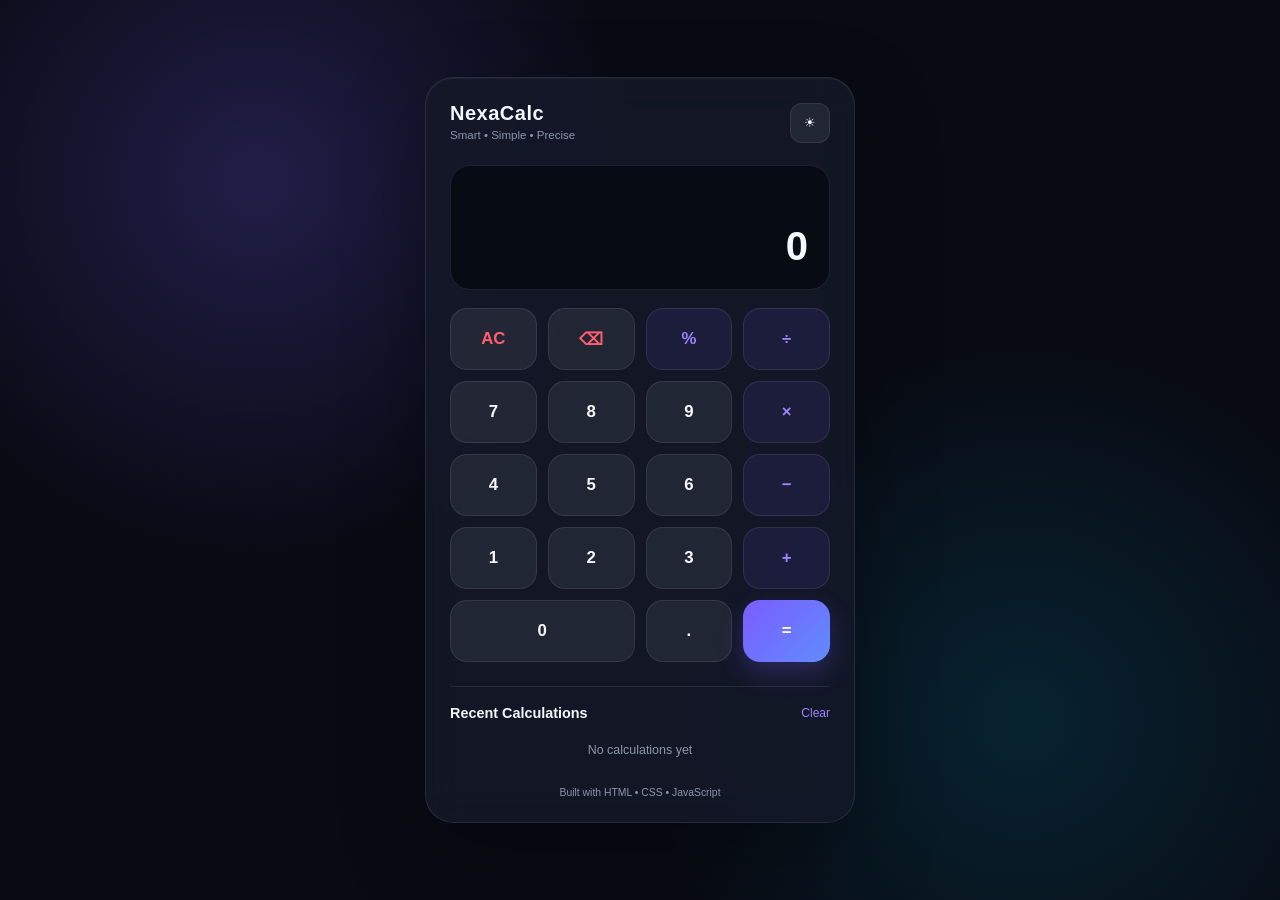
<file: WebDev-L2-Calculator/index.html>
<!DOCTYPE html>
<html lang="en">
<head>
    <meta charset="UTF-8">
    <meta name="viewport" content="width=device-width, initial-scale=1.0">

    <title>NexaCalc | Modern Calculator</title>

    <link rel="stylesheet" href="style.css">
</head>

<body>

    <main class="app">

        <section class="calculator">

            <div class="brand">
                <div>
                    <p class="brand-name">NexaCalc</p>
                    <span>Smart • Simple • Precise</span>
                </div>

                <button id="themeToggle" class="theme-btn" aria-label="Toggle theme">
                    ☀
                </button>
            </div>

            <div class="display-container">

                <div id="expression" class="expression"></div>

                <input
                    type="text"
                    id="display"
                    class="display"
                    value="0"
                    readonly
                    aria-label="Calculator display"
                >

            </div>

            <div class="keypad">

                <button class="key function" data-action="clear">AC</button>
                <button class="key function" data-action="delete">⌫</button>
                <button class="key operator" data-value="%">%</button>
                <button class="key operator" data-value="/">÷</button>

                <button class="key number" data-value="7">7</button>
                <button class="key number" data-value="8">8</button>
                <button class="key number" data-value="9">9</button>
                <button class="key operator" data-value="*">×</button>

                <button class="key number" data-value="4">4</button>
                <button class="key number" data-value="5">5</button>
                <button class="key number" data-value="6">6</button>
                <button class="key operator" data-value="-">−</button>

                <button class="key number" data-value="1">1</button>
                <button class="key number" data-value="2">2</button>
                <button class="key number" data-value="3">3</button>
                <button class="key operator" data-value="+">+</button>

                <button class="key number zero" data-value="0">0</button>
                <button class="key number" data-value=".">.</button>
                <button class="key equals" data-action="calculate">=</button>

            </div>

            <div class="history-section">

                <div class="history-header">
                    <h2>Recent Calculations</h2>
                    <button id="clearHistory">Clear</button>
                </div>

                <div id="history" class="history">
                    <p class="empty-history">No calculations yet</p>
                </div>

            </div>

            <footer>
                <span>Built with HTML • CSS • JavaScript</span>
            </footer>

        </section>

    </main>

    <script src="script.js"></script>

</body>
</html>
</file>
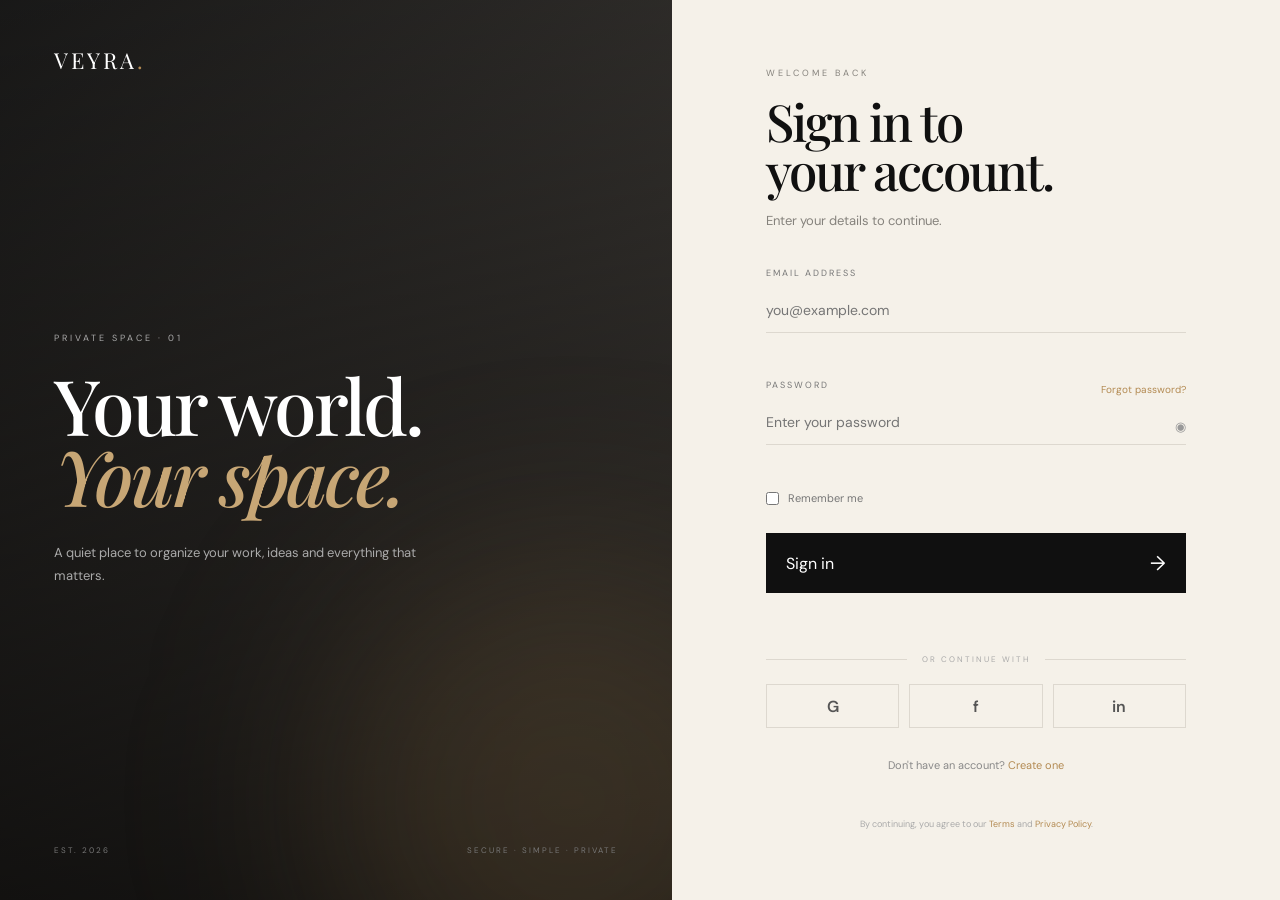
<file: WebDev-L2-Login/index.html>
<!DOCTYPE html>
<html lang="en">
<head>
    <meta charset="UTF-8">
    <meta name="viewport" content="width=device-width, initial-scale=1.0">

    <title>Veyra | Secure Access</title>

    <link rel="preconnect" href="https://fonts.googleapis.com">
    <link rel="preconnect" href="https://fonts.gstatic.com" crossorigin>

    <link
        href="https://fonts.googleapis.com/css2?family=DM+Sans:wght@400;500;600&family=Playfair+Display:ital,wght@0,500;0,600;1,500&display=swap"
        rel="stylesheet"
    >

    <link rel="stylesheet" href="style.css">
</head>

<body>

<div class="page">

    <!-- LEFT VISUAL PANEL -->

    <section class="visual">

        <div class="visual-overlay"></div>

        <div class="brand">
            VEYRA<span>.</span>
        </div>

        <div class="visual-content">

            <p class="eyebrow">
                PRIVATE SPACE · 01
            </p>

            <h1>
                Your world.<br>
                <em>Your space.</em>
            </h1>

            <p>
                A quiet place to organize your work,
                ideas and everything that matters.
            </p>

        </div>

        <div class="visual-footer">
            <span>EST. 2026</span>
            <span>SECURE · SIMPLE · PRIVATE</span>
        </div>

    </section>


    <!-- LOGIN PANEL -->

    <section class="auth">

        <div class="auth-inner">

            <div class="mobile-logo">
                VEYRA<span>.</span>
            </div>

            <div class="auth-heading">

                <p class="eyebrow">WELCOME BACK</p>

                <h2>
                    Sign in to<br>
                    your account.
                </h2>

                <p class="subtext">
                    Enter your details to continue.
                </p>

            </div>


            <form id="loginForm">

                <div class="field">

                    <label for="email">
                        EMAIL ADDRESS
                    </label>

                    <input
                        type="email"
                        id="email"
                        placeholder="you@example.com"
                        autocomplete="email"
                    >

                    <small class="error" id="emailError"></small>

                </div>


                <div class="field">

                    <div class="label-row">

                        <label for="password">
                            PASSWORD
                        </label>

                        <button
                            type="button"
                            id="forgotBtn"
                            class="forgot"
                        >
                            Forgot password?
                        </button>

                    </div>

                    <div class="password-box">

                        <input
                            type="password"
                            id="password"
                            placeholder="Enter your password"
                            autocomplete="current-password"
                        >

                        <button
                            type="button"
                            id="togglePassword"
                            class="eye"
                        >
                            ◉
                        </button>

                    </div>

                    <small class="error" id="passwordError"></small>

                </div>


                <div class="options">

                    <label class="remember">

                        <input
                            type="checkbox"
                            id="remember"
                        >

                        <span>Remember me</span>

                    </label>

                </div>


                <button
                    type="submit"
                    class="login-btn"
                >
                    <span>Sign in</span>
                    <strong>→</strong>
                </button>

                <p id="successMessage" class="success"></p>

            </form>


            <div class="divider">
                <span>OR CONTINUE WITH</span>
            </div>


            <div class="socials">

                <button type="button" class="social">
                    G
                </button>

                <button type="button" class="social">
                    f
                </button>

                <button type="button" class="social">
                    in
                </button>

            </div>


            <p class="signup">
                Don't have an account?
                <a href="#" id="signupBtn">Create one</a>
            </p>


            <p class="privacy">
                By continuing, you agree to our
                <a href="#">Terms</a> and
                <a href="#">Privacy Policy</a>.
            </p>

        </div>

    </section>

</div>


<!-- MODAL -->

<div class="modal" id="modal">

    <div class="modal-box">

        <button class="close" id="closeModal">×</button>

        <p class="eyebrow">VEYRA ACCOUNT</p>

        <h3 id="modalTitle">
            Create your account
        </h3>

        <p id="modalText">
            Your account setup would begin here.
        </p>

        <button
            class="modal-btn"
            id="modalAction"
        >
            Continue
        </button>

    </div>

</div>


<script src="script.js"></script>

</body>
</html>
</file>
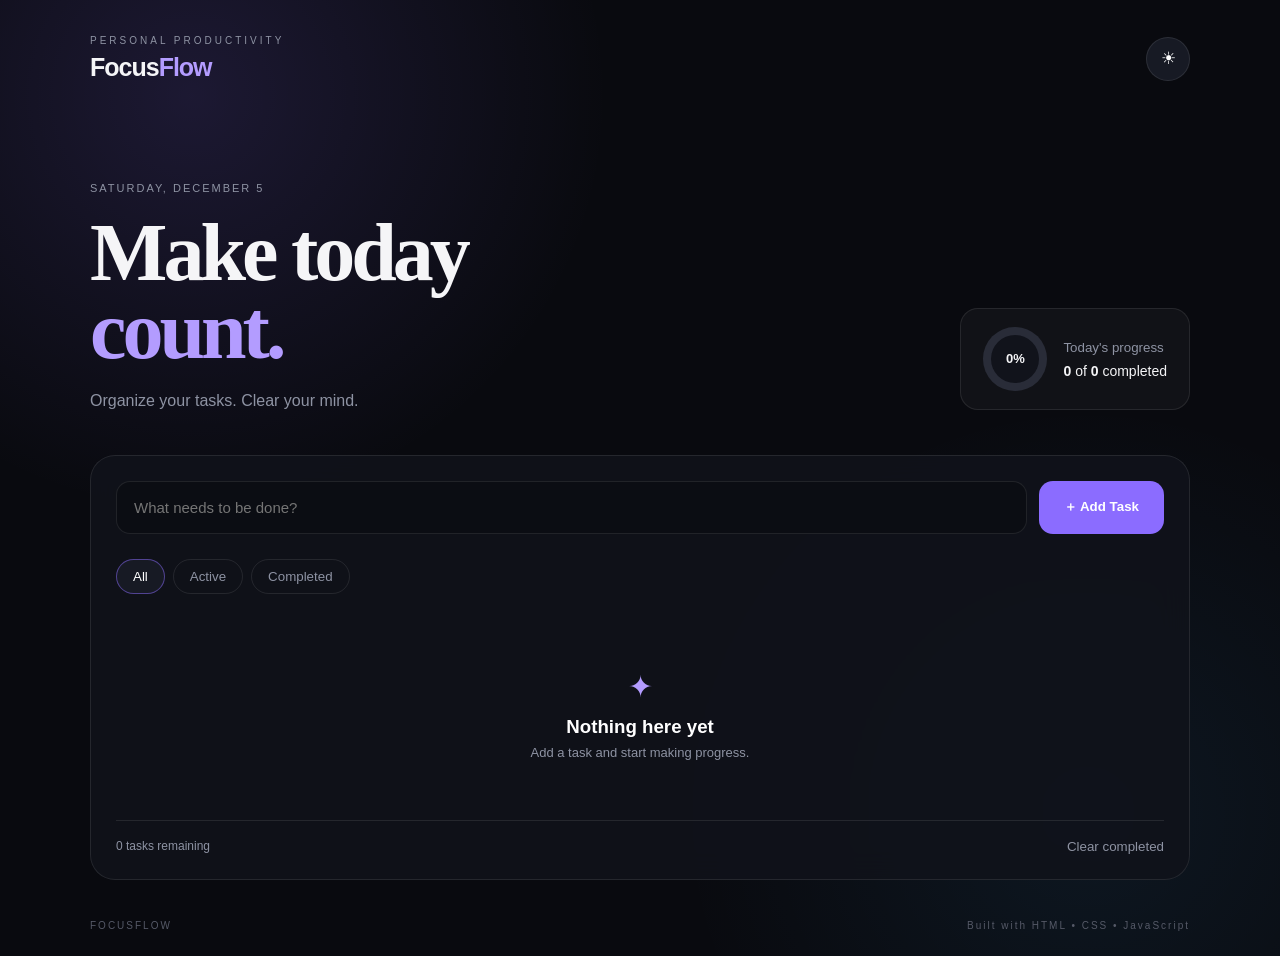
<file: WebDev-L2-ToDo/index.html>
<!DOCTYPE html>
<html lang="en">
<head>
    <meta charset="UTF-8">
    <meta name="viewport" content="width=device-width, initial-scale=1.0">
    <title>FocusFlow | To-Do</title>
    <link rel="stylesheet" href="style.css">
</head>

<body>

    <div class="app">

        <header class="topbar">
            <div>
                <p class="eyebrow">PERSONAL PRODUCTIVITY</p>
                <h1>Focus<span>Flow</span></h1>
            </div>

            <button id="themeBtn" class="theme-btn">☀</button>
        </header>

        <main>

            <section class="hero">
                <div>
                    <p id="date"></p>
                    <h2>Make today<br><span>count.</span></h2>
                    <p class="subtitle">
                        Organize your tasks. Clear your mind.
                    </p>
                </div>

                <div class="progress-card">
                    <div class="progress-ring">
                        <strong id="progressPercent">0%</strong>
                    </div>
                    <div>
                        <small>Today's progress</small>
                        <p><b id="completedCount">0</b> of <b id="totalCount">0</b> completed</p>
                    </div>
                </div>
            </section>

            <section class="task-box">

                <div class="input-area">
                    <input
                        type="text"
                        id="taskInput"
                        placeholder="What needs to be done?"
                    >
                    <button id="addBtn">＋ Add Task</button>
                </div>

                <div class="filters">
                    <button class="filter active" data-filter="all">All</button>
                    <button class="filter" data-filter="active">Active</button>
                    <button class="filter" data-filter="completed">Completed</button>
                </div>

                <div id="taskList"></div>

                <div id="emptyState" class="empty">
                    <div>✦</div>
                    <h3>Nothing here yet</h3>
                    <p>Add a task and start making progress.</p>
                </div>

                <div class="bottom-bar">
                    <span id="remaining">0 tasks remaining</span>
                    <button id="clearCompleted">Clear completed</button>
                </div>

            </section>

        </main>

        <footer>
            <p>FOCUSFLOW</p>
            <span>Built with HTML • CSS • JavaScript</span>
        </footer>

    </div>

    <script src="script.js"></script>
</body>
</html>
</file>
<file: WebDev-L2-Calculator/style.css>
* {
    margin: 0;
    padding: 0;
    box-sizing: border-box;
}

:root {
    --bg: #080b14;
    --card: rgba(20, 25, 40, 0.88);
    --display: rgba(7, 10, 18, 0.85);
    --text: #f5f7ff;
    --muted: #8d96aa;
    --key: rgba(255, 255, 255, 0.07);
    --key-hover: rgba(255, 255, 255, 0.13);
    --border: rgba(255, 255, 255, 0.09);
    --accent: #7c5cff;
    --accent-light: #9b85ff;
    --danger: #ff5f6d;
}

body.light {
    --bg: #eef1f8;
    --card: rgba(255, 255, 255, 0.92);
    --display: #f4f6fb;
    --text: #171923;
    --muted: #73798a;
    --key: #eef0f6;
    --key-hover: #e3e6ef;
    --border: rgba(0, 0, 0, 0.08);
}

body {
    min-height: 100vh;
    display: flex;
    justify-content: center;
    align-items: center;

    padding: 30px 16px;

    font-family: "Segoe UI", Arial, sans-serif;

    color: var(--text);

    background:
        radial-gradient(circle at 20% 20%, rgba(124, 92, 255, 0.22), transparent 30%),
        radial-gradient(circle at 80% 80%, rgba(0, 210, 255, 0.12), transparent 30%),
        var(--bg);

    transition: 0.3s ease;
}

.app {
    width: 100%;
    max-width: 430px;
}

.calculator {
    padding: 24px;

    background: var(--card);

    border: 1px solid var(--border);

    border-radius: 28px;

    box-shadow:
        0 30px 80px rgba(0, 0, 0, 0.35),
        inset 0 1px 0 rgba(255, 255, 255, 0.05);

    backdrop-filter: blur(20px);
}

/* Brand */

.brand {
    display: flex;
    justify-content: space-between;
    align-items: center;

    margin-bottom: 22px;
}

.brand-name {
    font-size: 1.25rem;
    font-weight: 700;
    letter-spacing: 0.5px;
}

.brand span {
    color: var(--muted);
    font-size: 0.72rem;
}

.theme-btn {
    width: 40px;
    height: 40px;

    border: 1px solid var(--border);
    border-radius: 12px;

    background: var(--key);
    color: var(--text);

    cursor: pointer;

    transition: 0.2s ease;
}

.theme-btn:hover {
    background: var(--key-hover);
    transform: translateY(-2px);
}

/* Display */

.display-container {
    padding: 20px;

    margin-bottom: 18px;

    min-height: 125px;

    display: flex;
    flex-direction: column;
    justify-content: flex-end;
    align-items: flex-end;

    border-radius: 20px;

    background: var(--display);

    border: 1px solid var(--border);

    overflow: hidden;
}

.expression {
    width: 100%;

    text-align: right;

    color: var(--muted);

    font-size: 0.9rem;

    min-height: 22px;

    margin-bottom: 8px;

    overflow-x: auto;
}

.display {
    width: 100%;

    border: none;
    outline: none;

    background: transparent;

    color: var(--text);

    text-align: right;

    font-size: 2.5rem;
    font-weight: 600;

    letter-spacing: 1px;
}

/* Keypad */

.keypad {
    display: grid;

    grid-template-columns: repeat(4, 1fr);

    gap: 11px;
}

.key {
    height: 62px;

    border: 1px solid var(--border);

    border-radius: 17px;

    background: var(--key);

    color: var(--text);

    font-size: 1.05rem;
    font-weight: 600;

    cursor: pointer;

    transition:
        transform 0.12s ease,
        background 0.2s ease,
        box-shadow 0.2s ease;
}

.key:hover {
    background: var(--key-hover);

    transform: translateY(-2px);
}

.key:active {
    transform: scale(0.95);
}

.function {
    color: var(--danger);
}

.operator {
    color: var(--accent-light);

    background: rgba(124, 92, 255, 0.10);
}

.operator:hover {
    background: rgba(124, 92, 255, 0.18);
}

.equals {
    background: linear-gradient(
        135deg,
        var(--accent),
        #5f8cff
    );

    color: white;

    border: none;

    box-shadow:
        0 10px 25px rgba(124, 92, 255, 0.25);
}

.equals:hover {
    background: linear-gradient(
        135deg,
        var(--accent-light),
        #719aff
    );
}

.zero {
    grid-column: span 2;
}

/* History */

.history-section {
    margin-top: 24px;

    padding-top: 18px;

    border-top: 1px solid var(--border);
}

.history-header {
    display: flex;

    justify-content: space-between;
    align-items: center;

    margin-bottom: 12px;
}

.history-header h2 {
    font-size: 0.9rem;
}

.history-header button {
    border: none;

    background: transparent;

    color: var(--accent-light);

    cursor: pointer;

    font-size: 0.75rem;
}

.history {
    max-height: 130px;

    overflow-y: auto;
}

.history-item {
    display: flex;
    justify-content: space-between;

    padding: 9px 0;

    border-bottom: 1px solid var(--border);

    font-size: 0.82rem;
}

.history-expression {
    color: var(--muted);
}

.history-result {
    font-weight: 600;
}

.empty-history {
    color: var(--muted);

    font-size: 0.78rem;

    text-align: center;

    padding: 10px;
}

/* Footer */

footer {
    margin-top: 20px;

    text-align: center;

    color: var(--muted);

    font-size: 0.65rem;
}

/* Error */

.error {
    color: var(--danger) !important;
}

/* Mobile */

@media (max-width: 480px) {

    body {
        padding: 15px;
    }

    .calculator {
        padding: 18px;

        border-radius: 23px;
    }

    .key {
        height: 56px;
    }

    .display {
        font-size: 2rem;
    }
}
</file>
<file: WebDev-L2-Login/style.css>
* {
    margin: 0;
    padding: 0;
    box-sizing: border-box;
}

:root {
    --black: #101010;
    --cream: #f5f1e9;
    --gold: #b38a52;
    --muted: #85827c;
    --line: #ddd8cf;
    --white: #ffffff;
}

body {
    font-family: "DM Sans", sans-serif;
    background: var(--cream);
    color: var(--black);
}

button,
input {
    font: inherit;
}

button {
    cursor: pointer;
}

.page {
    min-height: 100vh;
    display: grid;
    grid-template-columns: 1.05fr 0.95fr;
}


/* =========================
   VISUAL SIDE
========================= */

.visual {
    min-height: 100vh;
    position: relative;
    overflow: hidden;

    background:
        linear-gradient(
            135deg,
            rgba(10,10,10,.92),
            rgba(30,24,18,.75)
        ),
        url("https://images.unsplash.com/photo-1497366811353-6870744d04b2?auto=format&fit=crop&w=1400&q=85");

    background-size: cover;
    background-position: center;

    color: white;
    padding: 45px 8%;

    display: flex;
    flex-direction: column;
    justify-content: space-between;
}

.visual::after {
    content: "";

    position: absolute;
    width: 500px;
    height: 500px;

    border-radius: 50%;

    background: rgba(179,138,82,.18);

    filter: blur(100px);

    right: -150px;
    bottom: -150px;
}

.visual-overlay {
    position: absolute;
    inset: 0;

    background:
        linear-gradient(
            180deg,
            rgba(0,0,0,.15),
            rgba(0,0,0,.7)
        );
}

.brand {
    position: relative;
    z-index: 2;

    font-family: "Playfair Display", serif;
    font-size: 22px;
    letter-spacing: 3px;
}

.brand span,
.mobile-logo span {
    color: var(--gold);
}

.visual-content {
    position: relative;
    z-index: 2;
    max-width: 520px;
}

.eyebrow {
    font-size: 9px;
    letter-spacing: 3px;
    color: var(--muted);
}

.visual .eyebrow {
    color: #aaa;
    margin-bottom: 25px;
}

.visual h1 {
    font-family: "Playfair Display", serif;

    font-size: clamp(55px, 6vw, 90px);

    line-height: .92;

    font-weight: 500;

    letter-spacing: -3px;
}

.visual h1 em {
    color: #c7a675;
}

.visual-content > p:last-child {
    max-width: 390px;

    margin-top: 30px;

    color: #aaa;

    font-size: 13px;

    line-height: 1.8;
}

.visual-footer {
    position: relative;
    z-index: 2;

    display: flex;
    justify-content: space-between;

    color: #777;

    font-size: 8px;

    letter-spacing: 2px;
}


/* =========================
   AUTH
========================= */

.auth {
    background: var(--cream);

    min-height: 100vh;

    display: flex;
    align-items: center;
    justify-content: center;

    padding: 60px;
}

.auth-inner {
    width: min(420px, 100%);
}

.mobile-logo {
    display: none;

    font-family: "Playfair Display", serif;

    font-size: 22px;
    letter-spacing: 3px;

    margin-bottom: 55px;
}

.auth-heading {
    margin-bottom: 38px;
}

.auth-heading .eyebrow {
    margin-bottom: 18px;
}

.auth-heading h2 {
    font-family: "Playfair Display", serif;

    font-size: clamp(40px, 4vw, 58px);

    line-height: .95;

    font-weight: 500;

    letter-spacing: -2px;
}

.subtext {
    color: var(--muted);

    font-size: 13px;

    margin-top: 18px;
}


/* =========================
   FORM
========================= */

.field {
    margin-bottom: 25px;
}

.field label,
.label-row label {
    display: block;

    font-size: 9px;

    letter-spacing: 2px;

    color: #777;

    margin-bottom: 9px;
}

.label-row {
    display: flex;
    justify-content: space-between;
}

.label-row label {
    margin-bottom: 9px;
}

.forgot {
    border: none;
    background: none;

    color: var(--gold);

    font-size: 10px;
}

.field input {
    width: 100%;

    border: none;

    border-bottom: 1px solid var(--line);

    background: transparent;

    padding: 13px 0;

    outline: none;

    color: var(--black);

    font-size: 14px;

    transition: .3s;
}

.field input:focus {
    border-color: var(--gold);
}

.password-box {
    position: relative;
}

.password-box input {
    padding-right: 40px;
}

.eye {
    position: absolute;

    right: 0;
    bottom: 10px;

    border: none;

    background: none;

    color: #999;

    font-size: 13px;
}

.error {
    display: block;

    min-height: 15px;

    color: #b44c4c;

    font-size: 10px;

    margin-top: 6px;
}

.options {
    margin: 2px 0 28px;
}

.remember {
    display: flex;

    align-items: center;

    gap: 9px;

    color: #777;

    font-size: 11px;

    cursor: pointer;
}

.remember input {
    accent-color: var(--gold);
}


/* LOGIN BUTTON */

.login-btn {
    width: 100%;

    padding: 17px 20px;

    border: none;

    background: var(--black);

    color: white;

    display: flex;

    justify-content: space-between;

    align-items: center;

    transition: .35s;
}

.login-btn strong {
    font-size: 20px;
    font-weight: 400;
}

.login-btn:hover {
    background: var(--gold);
    transform: translateY(-2px);
}

.success {
    color: #557a5c;

    text-align: center;

    font-size: 11px;

    margin-top: 14px;

    min-height: 15px;
}


/* =========================
   SOCIAL
========================= */

.divider {
    display: flex;

    align-items: center;

    gap: 15px;

    margin: 32px 0 20px;

    color: #aaa;

    font-size: 8px;

    letter-spacing: 2px;
}

.divider::before,
.divider::after {
    content: "";

    height: 1px;

    flex: 1;

    background: var(--line);
}

.socials {
    display: flex;

    gap: 10px;
}

.social {
    flex: 1;

    height: 44px;

    border: 1px solid var(--line);

    background: transparent;

    color: #555;

    font-weight: 600;

    transition: .3s;
}

.social:hover {
    border-color: var(--gold);

    color: var(--gold);
}

.signup {
    text-align: center;

    margin-top: 30px;

    color: #888;

    font-size: 11px;
}

.signup a,
.privacy a {
    color: var(--gold);

    text-decoration: none;
}

.privacy {
    text-align: center;

    color: #aaa;

    font-size: 9px;

    margin-top: 45px;

    line-height: 1.7;
}


/* =========================
   MODAL
========================= */

.modal {
    position: fixed;

    inset: 0;

    z-index: 100;

    background: rgba(0,0,0,.65);

    display: none;

    place-items: center;

    padding: 20px;
}

.modal.active {
    display: grid;
}

.modal-box {
    position: relative;

    background: var(--cream);

    width: min(400px, 100%);

    padding: 45px;

    box-shadow: 0 30px 100px rgba(0,0,0,.25);
}

.close {
    position: absolute;

    top: 15px;
    right: 18px;

    border: none;

    background: none;

    font-size: 25px;

    color: #777;
}

.modal-box h3 {
    font-family: "Playfair Display", serif;

    font-size: 32px;

    font-weight: 500;

    margin: 15px 0;
}

.modal-box p {
    color: #777;

    font-size: 12px;

    line-height: 1.7;
}

.modal-btn {
    width: 100%;

    border: none;

    background: var(--black);

    color: white;

    padding: 14px;

    margin-top: 25px;
}


/* =========================
   MOBILE
========================= */

@media (max-width: 850px) {

    .page {
        grid-template-columns: 1fr;
    }

    .visual {
        display: none;
    }

    .auth {
        padding: 35px 8%;

        align-items: flex-start;
    }

    .mobile-logo {
        display: block;
    }

}


@media (max-width: 480px) {

    .auth {
        padding: 30px 7%;
    }

    .mobile-logo {
        margin-bottom: 70px;
    }

    .auth-heading h2 {
        font-size: 43px;
    }

    .social {
        height: 42px;
    }

}
</file>
<file: WebDev-L2-ToDo/style.css>
* {
    margin: 0;
    padding: 0;
    box-sizing: border-box;
}

:root {
    --bg: #090a0f;
    --card: #11131b;
    --card2: #171a24;
    --text: #f5f5f7;
    --muted: #8e93a3;
    --border: rgba(255,255,255,0.09);
    --accent: #8b6cff;
    --accent2: #b39cff;
}

body {
    font-family: Arial, Helvetica, sans-serif;
    background:
        radial-gradient(circle at 15% 10%, rgba(139,108,255,.15), transparent 30%),
        radial-gradient(circle at 85% 85%, rgba(64,180,255,.08), transparent 30%),
        var(--bg);
    color: var(--text);
    min-height: 100vh;
}

.app {
    width: min(1100px, 92%);
    margin: auto;
    min-height: 100vh;
    display: flex;
    flex-direction: column;
}

.topbar {
    display: flex;
    justify-content: space-between;
    align-items: center;
    padding: 35px 0;
}

.eyebrow {
    color: var(--muted);
    font-size: 10px;
    letter-spacing: 3px;
    margin-bottom: 7px;
}

h1 {
    font-size: 25px;
    letter-spacing: -1px;
}

h1 span,
.hero h2 span {
    color: var(--accent2);
}

.theme-btn {
    width: 44px;
    height: 44px;
    border: 1px solid var(--border);
    border-radius: 50%;
    background: var(--card2);
    color: white;
    cursor: pointer;
    font-size: 17px;
}

.hero {
    display: flex;
    justify-content: space-between;
    align-items: end;
    padding: 65px 0 45px;
}

#date {
    color: var(--muted);
    text-transform: uppercase;
    letter-spacing: 2px;
    font-size: 11px;
    margin-bottom: 20px;
}

.hero h2 {
    font-family: Georgia, serif;
    font-size: clamp(48px, 7vw, 82px);
    line-height: .95;
    letter-spacing: -4px;
}

.subtitle {
    color: var(--muted);
    margin-top: 22px;
}

.progress-card {
    display: flex;
    align-items: center;
    gap: 16px;
    background: rgba(255,255,255,.035);
    border: 1px solid var(--border);
    padding: 18px 22px;
    border-radius: 18px;
}

.progress-card small {
    color: var(--muted);
}

.progress-card p {
    margin-top: 7px;
    font-size: 14px;
}

.progress-ring {
    width: 64px;
    height: 64px;
    border-radius: 50%;
    display: grid;
    place-items: center;
    background: conic-gradient(
        var(--accent) var(--progress, 0%),
        #292c38 0
    );
    position: relative;
}

.progress-ring::before {
    content: "";
    position: absolute;
    width: 48px;
    height: 48px;
    background: var(--card);
    border-radius: 50%;
}

.progress-ring strong {
    position: relative;
    font-size: 13px;
}

.task-box {
    background: rgba(17,19,27,.88);
    border: 1px solid var(--border);
    border-radius: 25px;
    padding: 25px;
    backdrop-filter: blur(15px);
}

.input-area {
    display: flex;
    gap: 12px;
}

#taskInput {
    flex: 1;
    background: #0b0d13;
    border: 1px solid var(--border);
    border-radius: 14px;
    padding: 17px;
    color: white;
    outline: none;
    font-size: 15px;
}

#taskInput:focus {
    border-color: var(--accent);
}

#addBtn {
    background: var(--accent);
    color: white;
    border: none;
    padding: 0 25px;
    border-radius: 14px;
    font-weight: bold;
    cursor: pointer;
}

.filters {
    display: flex;
    gap: 8px;
    margin: 25px 0;
}

.filter {
    border: 1px solid var(--border);
    background: transparent;
    color: var(--muted);
    padding: 9px 16px;
    border-radius: 30px;
    cursor: pointer;
}

.filter.active {
    color: white;
    background: var(--card2);
    border-color: rgba(139,108,255,.5);
}

.task {
    display: flex;
    align-items: center;
    gap: 14px;
    padding: 17px 5px;
    border-top: 1px solid var(--border);
}

.check {
    width: 22px;
    height: 22px;
    border-radius: 50%;
    border: 1px solid #626777;
    background: transparent;
    color: white;
    cursor: pointer;
}

.task.done .check {
    background: var(--accent);
    border-color: var(--accent);
}

.task-text {
    flex: 1;
    font-size: 15px;
}

.task.done .task-text {
    text-decoration: line-through;
    color: #666b78;
}

.delete {
    border: none;
    background: transparent;
    color: #777b88;
    cursor: pointer;
    font-size: 18px;
}

.delete:hover {
    color: #ff6b7a;
}

.empty {
    text-align: center;
    padding: 50px 10px;
    color: var(--muted);
}

.empty div {
    font-size: 30px;
    color: var(--accent2);
    margin-bottom: 12px;
}

.empty h3 {
    color: white;
    margin-bottom: 7px;
}

.empty p {
    font-size: 13px;
}

.bottom-bar {
    border-top: 1px solid var(--border);
    margin-top: 10px;
    padding-top: 18px;
    display: flex;
    justify-content: space-between;
    color: var(--muted);
    font-size: 12px;
}

#clearCompleted {
    background: transparent;
    border: none;
    color: var(--muted);
    cursor: pointer;
}

#clearCompleted:hover {
    color: white;
}

footer {
    margin-top: auto;
    padding: 40px 0 25px;
    display: flex;
    justify-content: space-between;
    color: #555967;
    font-size: 10px;
    letter-spacing: 2px;
}

@media (max-width: 700px) {
    .hero {
        flex-direction: column;
        align-items: flex-start;
        gap: 35px;
    }

    .hero h2 {
        font-size: 55px;
    }

    .input-area {
        flex-direction: column;
    }

    #addBtn {
        padding: 15px;
    }

    footer {
        flex-direction: column;
        gap: 10px;
    }
}
</file>
